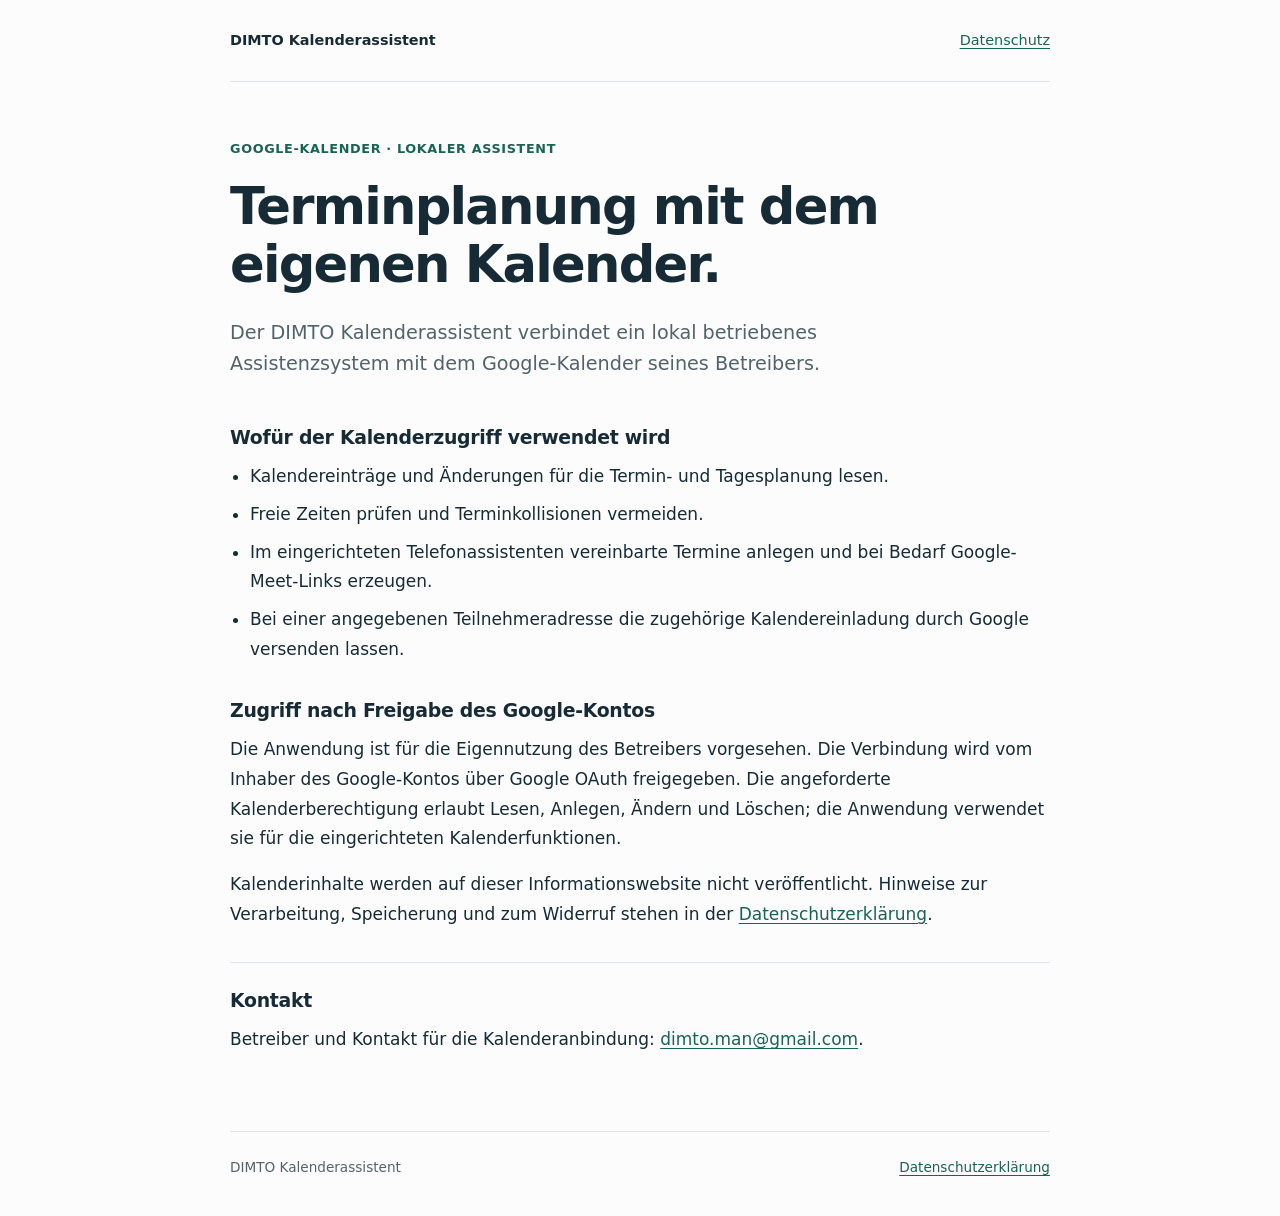
<file: index.html>
<!doctype html>
<html lang="de">
<head>
  <meta charset="utf-8">
  <meta name="viewport" content="width=device-width, initial-scale=1">
  <meta name="description" content="DIMTO Kalenderassistent: lokale Terminplanung mit einer vom Kontoinhaber freigegebenen Google-Kalenderverbindung.">
  <title>DIMTO Kalenderassistent</title>
  <link rel="stylesheet" href="style.css">
</head>
<body>
  <header class="site-header"><a class="brand" href="./" aria-current="page">DIMTO Kalenderassistent</a><nav aria-label="Seitennavigation"><a href="datenschutz.html">Datenschutz</a></nav></header>
  <main id="inhalt">
    <p class="eyebrow">Google-Kalender · Lokaler Assistent</p>
    <h1>Terminplanung mit dem eigenen Kalender.</h1>
    <p class="lead">Der DIMTO Kalenderassistent verbindet ein lokal betriebenes Assistenzsystem mit dem Google-Kalender seines Betreibers.</p>
    <section aria-labelledby="funktionen">
      <h2 id="funktionen">Wofür der Kalenderzugriff verwendet wird</h2>
      <ul>
        <li>Kalendereinträge und Änderungen für die Termin- und Tagesplanung lesen.</li>
        <li>Freie Zeiten prüfen und Terminkollisionen vermeiden.</li>
        <li>Im eingerichteten Telefonassistenten vereinbarte Termine anlegen und bei Bedarf Google-Meet-Links erzeugen.</li>
        <li>Bei einer angegebenen Teilnehmeradresse die zugehörige Kalendereinladung durch Google versenden lassen.</li>
      </ul>
    </section>
    <section aria-labelledby="freigabe">
      <h2 id="freigabe">Zugriff nach Freigabe des Google-Kontos</h2>
      <p>Die Anwendung ist für die Eigennutzung des Betreibers vorgesehen. Die Verbindung wird vom Inhaber des Google-Kontos über Google OAuth freigegeben. Die angeforderte Kalenderberechtigung erlaubt Lesen, Anlegen, Ändern und Löschen; die Anwendung verwendet sie für die eingerichteten Kalenderfunktionen.</p>
      <p>Kalenderinhalte werden auf dieser Informationswebsite nicht veröffentlicht. Hinweise zur Verarbeitung, Speicherung und zum Widerruf stehen in der <a href="datenschutz.html">Datenschutzerklärung</a>.</p>
    </section>
    <section class="contact" aria-labelledby="kontakt">
      <h2 id="kontakt">Kontakt</h2>
      <p>Betreiber und Kontakt für die Kalenderanbindung: <a href="mailto:dimto.man@gmail.com">dimto.man@gmail.com</a>.</p>
    </section>
  </main>
  <footer><span>DIMTO Kalenderassistent</span><a href="datenschutz.html">Datenschutzerklärung</a></footer>
</body>
</html>
</file>
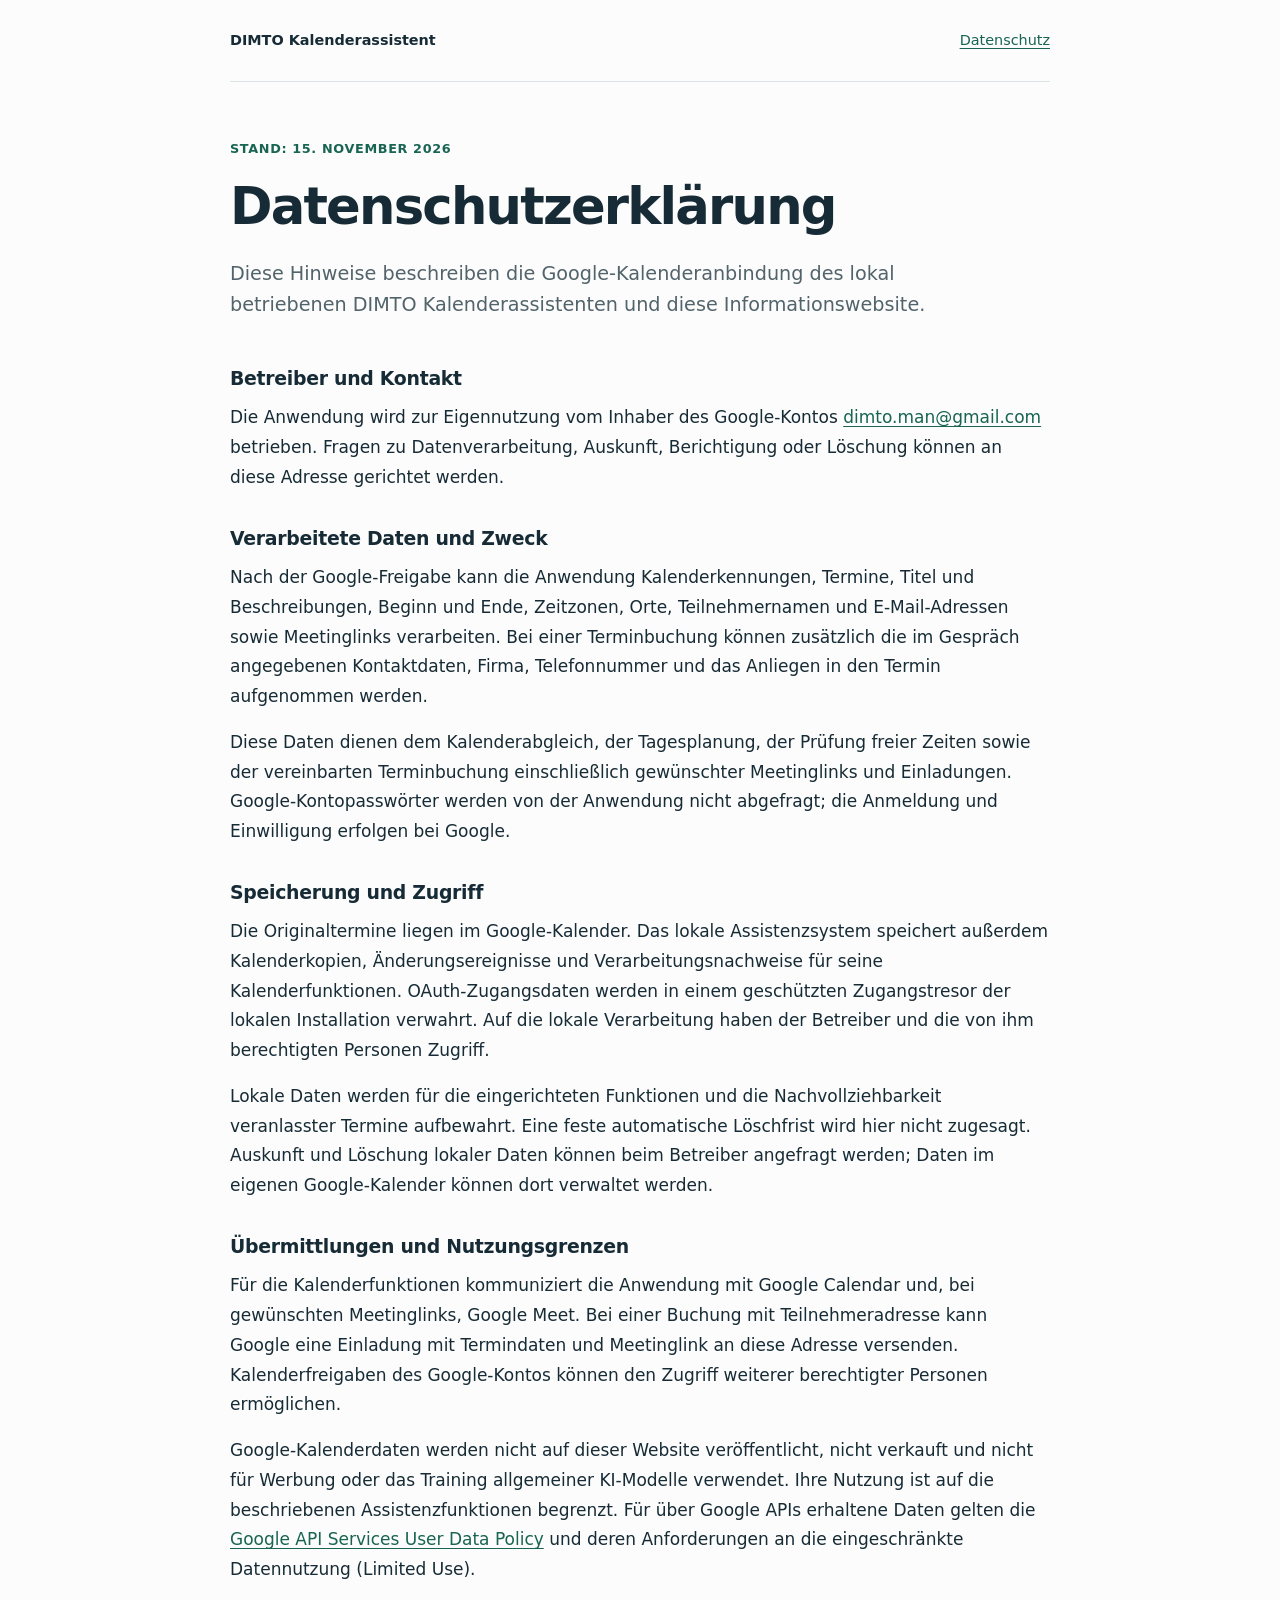
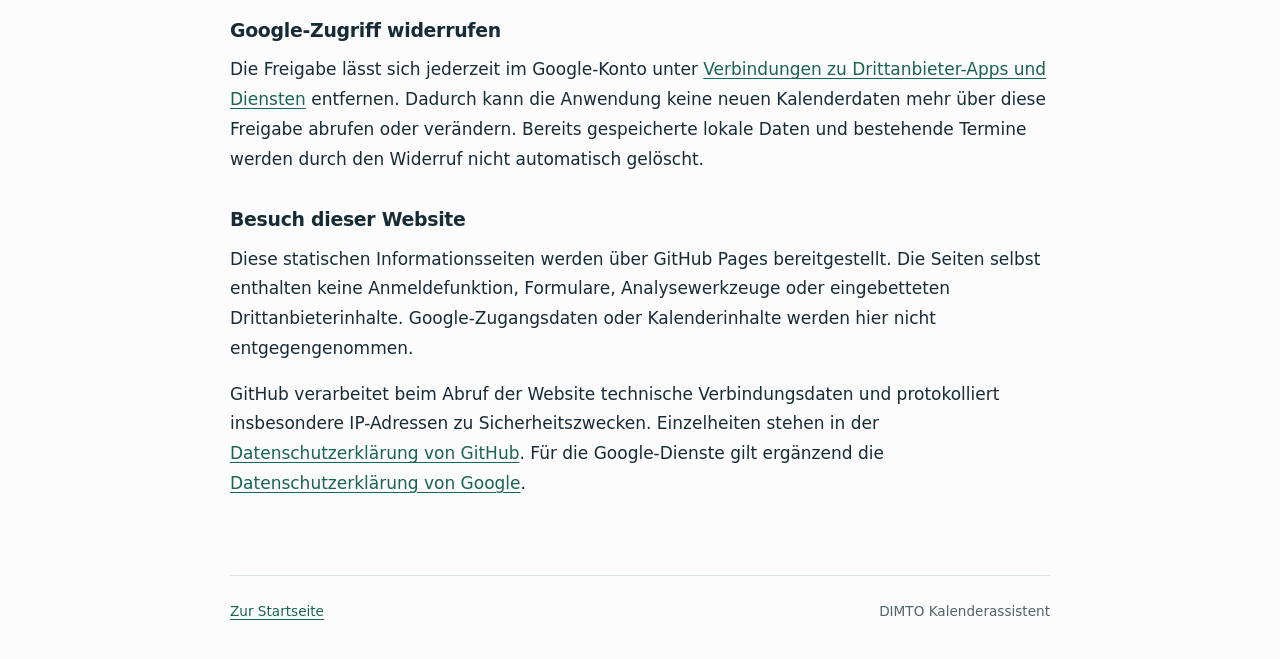
<file: datenschutz.html>
<!doctype html>
<html lang="de">
<head>
  <meta charset="utf-8">
  <meta name="viewport" content="width=device-width, initial-scale=1">
  <meta name="description" content="Datenschutzhinweise zum Google-Kalenderzugriff des DIMTO Kalenderassistenten.">
  <title>Datenschutzerklärung · DIMTO Kalenderassistent</title>
  <link rel="stylesheet" href="style.css">
</head>
<body>
  <header class="site-header"><a class="brand" href="./">DIMTO Kalenderassistent</a><nav aria-label="Seitennavigation"><a href="datenschutz.html" aria-current="page">Datenschutz</a></nav></header>
  <main id="inhalt">
    <p class="eyebrow">Stand: 15. November 2026</p>
    <h1>Datenschutzerklärung</h1>
    <p class="lead">Diese Hinweise beschreiben die Google-Kalenderanbindung des lokal betriebenen DIMTO Kalenderassistenten und diese Informationswebsite.</p>
    <section aria-labelledby="betreiber">
      <h2 id="betreiber">Betreiber und Kontakt</h2>
      <p>Die Anwendung wird zur Eigennutzung vom Inhaber des Google-Kontos <a href="mailto:dimto.man@gmail.com">dimto.man@gmail.com</a> betrieben. Fragen zu Datenverarbeitung, Auskunft, Berichtigung oder Löschung können an diese Adresse gerichtet werden.</p>
    </section>
    <section aria-labelledby="daten">
      <h2 id="daten">Verarbeitete Daten und Zweck</h2>
      <p>Nach der Google-Freigabe kann die Anwendung Kalenderkennungen, Termine, Titel und Beschreibungen, Beginn und Ende, Zeitzonen, Orte, Teilnehmernamen und E-Mail-Adressen sowie Meetinglinks verarbeiten. Bei einer Terminbuchung können zusätzlich die im Gespräch angegebenen Kontaktdaten, Firma, Telefonnummer und das Anliegen in den Termin aufgenommen werden.</p>
      <p>Diese Daten dienen dem Kalenderabgleich, der Tagesplanung, der Prüfung freier Zeiten sowie der vereinbarten Terminbuchung einschließlich gewünschter Meetinglinks und Einladungen. Google-Kontopasswörter werden von der Anwendung nicht abgefragt; die Anmeldung und Einwilligung erfolgen bei Google.</p>
    </section>
    <section aria-labelledby="speicherung">
      <h2 id="speicherung">Speicherung und Zugriff</h2>
      <p>Die Originaltermine liegen im Google-Kalender. Das lokale Assistenzsystem speichert außerdem Kalenderkopien, Änderungsereignisse und Verarbeitungsnachweise für seine Kalenderfunktionen. OAuth-Zugangsdaten werden in einem geschützten Zugangstresor der lokalen Installation verwahrt. Auf die lokale Verarbeitung haben der Betreiber und die von ihm berechtigten Personen Zugriff.</p>
      <p>Lokale Daten werden für die eingerichteten Funktionen und die Nachvollziehbarkeit veranlasster Termine aufbewahrt. Eine feste automatische Löschfrist wird hier nicht zugesagt. Auskunft und Löschung lokaler Daten können beim Betreiber angefragt werden; Daten im eigenen Google-Kalender können dort verwaltet werden.</p>
    </section>
    <section aria-labelledby="weitergabe">
      <h2 id="weitergabe">Übermittlungen und Nutzungsgrenzen</h2>
      <p>Für die Kalenderfunktionen kommuniziert die Anwendung mit Google Calendar und, bei gewünschten Meetinglinks, Google Meet. Bei einer Buchung mit Teilnehmeradresse kann Google eine Einladung mit Termindaten und Meetinglink an diese Adresse versenden. Kalenderfreigaben des Google-Kontos können den Zugriff weiterer berechtigter Personen ermöglichen.</p>
      <p>Google-Kalenderdaten werden nicht auf dieser Website veröffentlicht, nicht verkauft und nicht für Werbung oder das Training allgemeiner KI-Modelle verwendet. Ihre Nutzung ist auf die beschriebenen Assistenzfunktionen begrenzt. Für über Google APIs erhaltene Daten gelten die <a href="https://developers.google.com/terms/api-services-user-data-policy">Google API Services User Data Policy</a> und deren Anforderungen an die eingeschränkte Datennutzung (Limited Use).</p>
    </section>
    <section aria-labelledby="widerruf">
      <h2 id="widerruf">Google-Zugriff widerrufen</h2>
      <p>Die Freigabe lässt sich jederzeit im Google-Konto unter <a href="https://myaccount.google.com/connections">Verbindungen zu Drittanbieter-Apps und Diensten</a> entfernen. Dadurch kann die Anwendung keine neuen Kalenderdaten mehr über diese Freigabe abrufen oder verändern. Bereits gespeicherte lokale Daten und bestehende Termine werden durch den Widerruf nicht automatisch gelöscht.</p>
    </section>
    <section aria-labelledby="website">
      <h2 id="website">Besuch dieser Website</h2>
      <p>Diese statischen Informationsseiten werden über GitHub Pages bereitgestellt. Die Seiten selbst enthalten keine Anmeldefunktion, Formulare, Analysewerkzeuge oder eingebetteten Drittanbieterinhalte. Google-Zugangsdaten oder Kalenderinhalte werden hier nicht entgegengenommen.</p>
      <p>GitHub verarbeitet beim Abruf der Website technische Verbindungsdaten und protokolliert insbesondere IP-Adressen zu Sicherheitszwecken. Einzelheiten stehen in der <a href="https://docs.github.com/en/site-policy/privacy-policies/github-general-privacy-statement">Datenschutzerklärung von GitHub</a>. Für die Google-Dienste gilt ergänzend die <a href="https://policies.google.com/privacy?hl=de">Datenschutzerklärung von Google</a>.</p>
    </section>
  </main>
  <footer><a href="./">Zur Startseite</a><span>DIMTO Kalenderassistent</span></footer>
</body>
</html>
</file>
<file: style.css>
:root{color-scheme:light;--ink:#172b36;--muted:#52636b;--line:#dce4e7;--accent:#196452;--paper:#fbfcfb;font-family:system-ui,-apple-system,BlinkMacSystemFont,"Segoe UI",sans-serif}
*{box-sizing:border-box}
body{margin:0;background:var(--paper);color:var(--ink);font-size:17px;line-height:1.75}
a{color:var(--accent);text-underline-offset:.2em}
a:hover{text-decoration-thickness:2px}
a:focus-visible{outline:3px solid var(--accent);outline-offset:5px;border-radius:2px}
.site-header,main,footer{width:min(100% - 48px,820px);margin-inline:auto}
.site-header{display:flex;align-items:center;justify-content:space-between;gap:24px;padding-block:28px;border-bottom:1px solid var(--line);font-size:.9rem}
.brand{color:var(--ink);font-weight:700;text-decoration:none}
main{padding-block:56px 60px}
.eyebrow{margin:0 0 16px;color:var(--accent);font-size:.8rem;font-weight:650;letter-spacing:.05em;text-transform:uppercase}
h1{max-width:750px;margin:0 0 24px;font-size:clamp(2rem,6vw,3.2rem);line-height:1.15;letter-spacing:-.035em;overflow-wrap:break-word}
.lead{max-width:700px;color:var(--muted);font-size:1.2rem;line-height:1.6;margin-bottom:44px}
h2{font-size:1.18rem;line-height:1.4;letter-spacing:-.015em;margin:0 0 12px}
section+section{margin-top:32px}
p{margin:0 0 16px;overflow-wrap:anywhere}
ul{padding-left:1.25rem;margin:0}
li+li{margin-top:8px}
.contact{border-top:1px solid var(--line);padding-top:24px}
footer{display:flex;justify-content:space-between;gap:16px;border-top:1px solid var(--line);padding-block:24px 36px;color:var(--muted);font-size:.85rem}
@media(max-width:520px){.site-header,main,footer{width:calc(100% - 36px)}.site-header{gap:16px;align-items:flex-start}.brand{max-width:190px}main{padding-block:36px 44px}.lead{font-size:1.1rem;margin-bottom:32px}footer{flex-wrap:wrap}}
</file>
